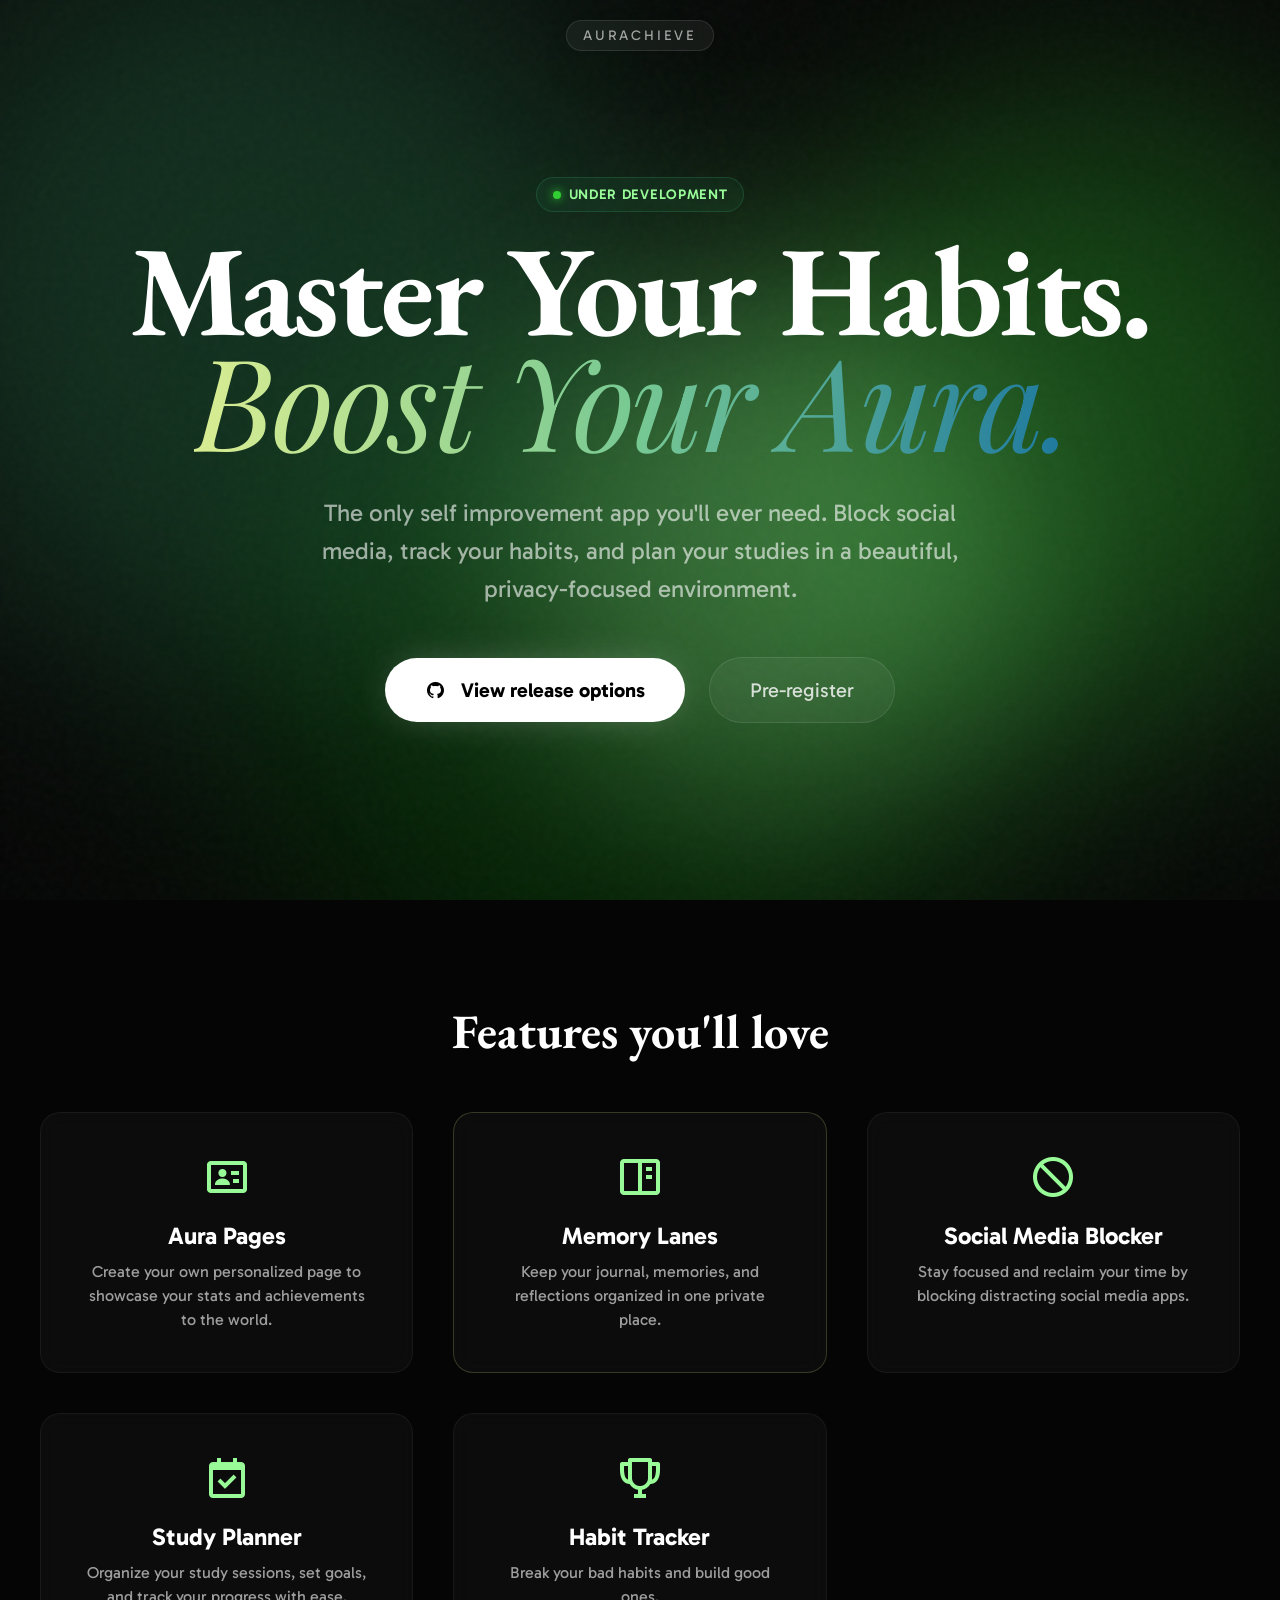
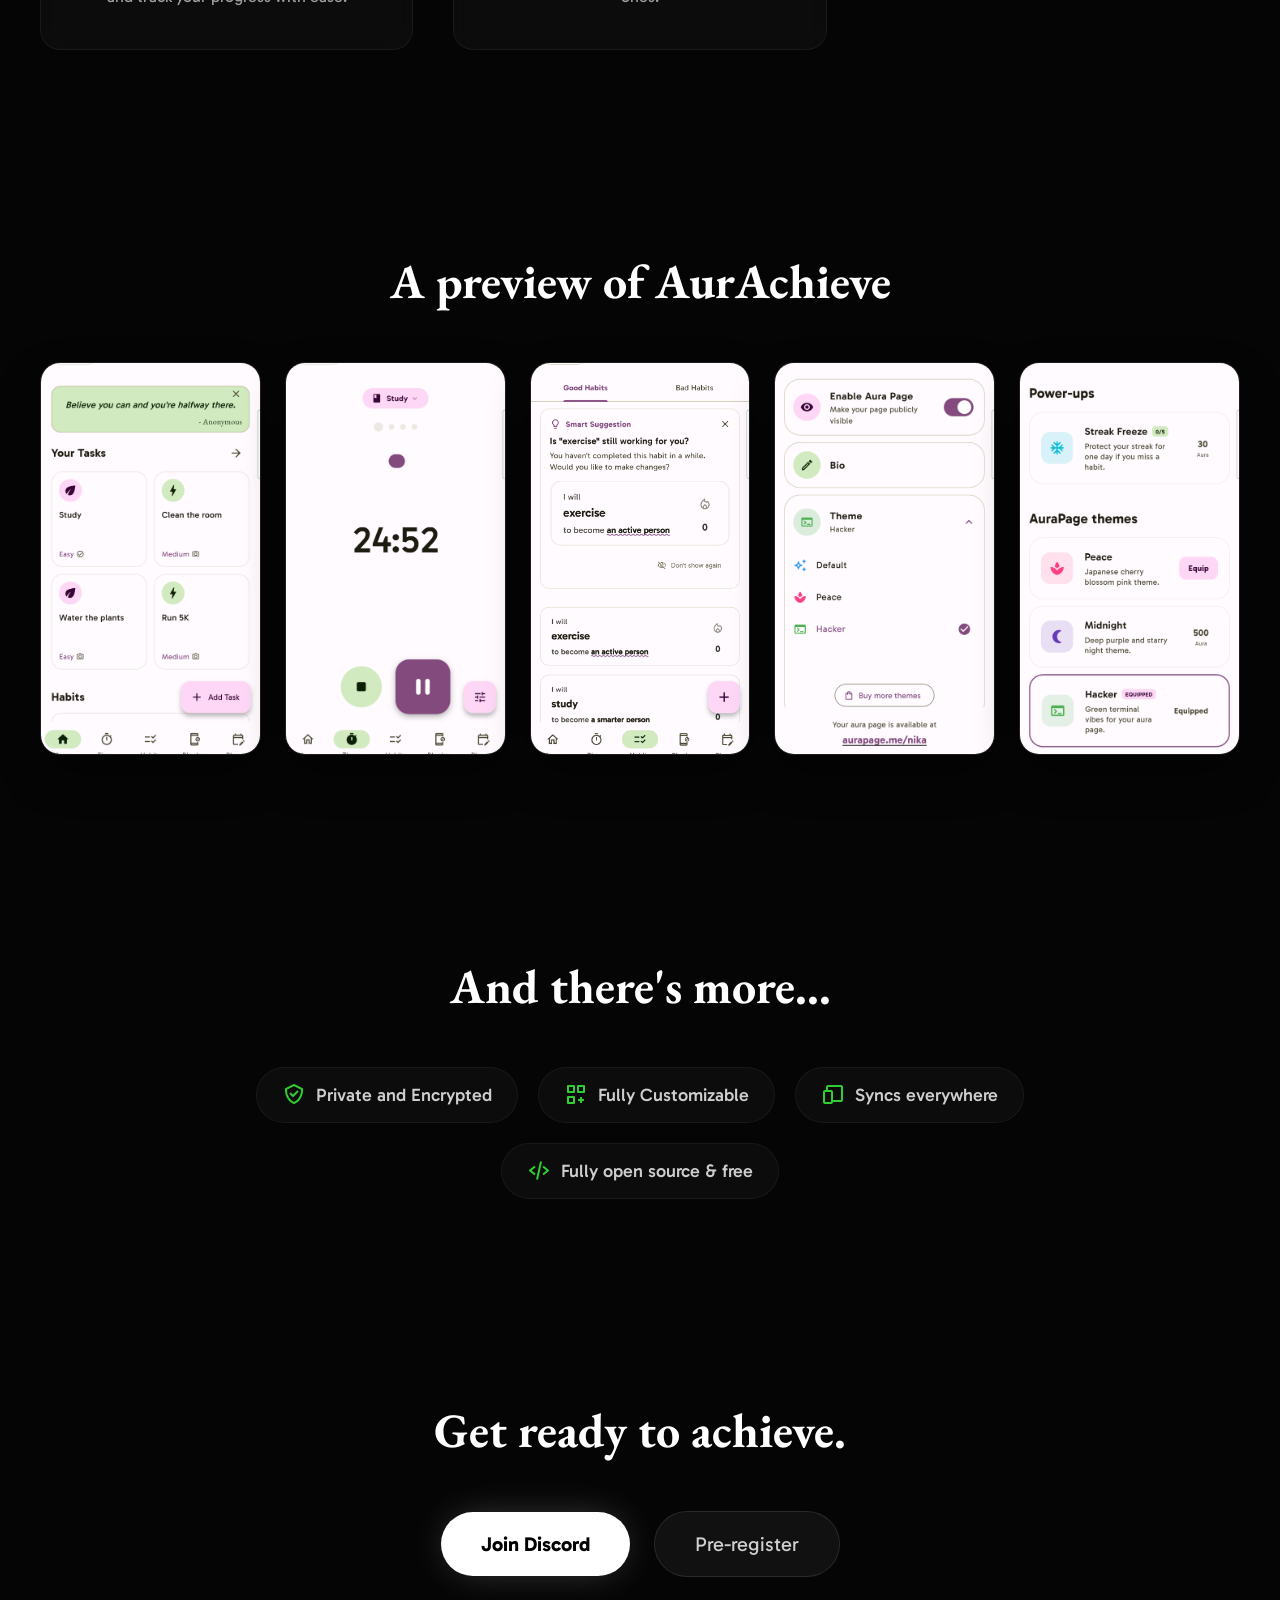
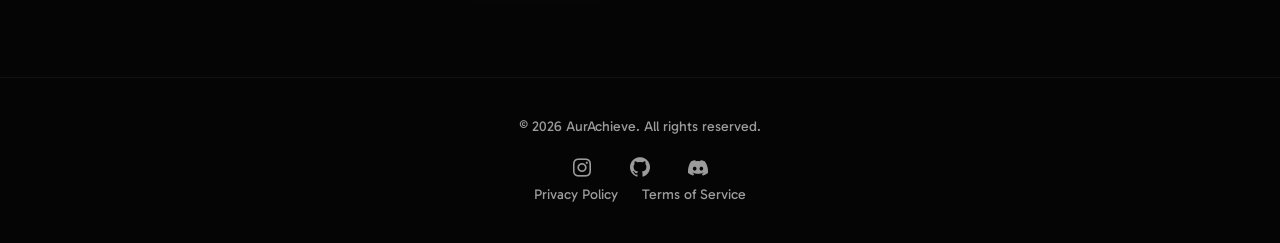
<file: index.html>
<!DOCTYPE html>
<html lang="en">
<head>
    <!-- Google tag (gtag.js) -->
<script async src="https://www.googletagmanager.com/gtag/js?id=G-L1347PPS65"></script>
<script>
  window.dataLayer = window.dataLayer || [];
  function gtag(){dataLayer.push(arguments);}
  gtag('js', new Date());

  gtag('config', 'G-L1347PPS65');
</script>
    <meta charset="UTF-8">
    <meta name="viewport" content="width=device-width, initial-scale=1.0">
    <link rel="stylesheet" href="style.css">
    <link href='https://unpkg.com/boxicons@2.1.4/css/boxicons.min.css' rel='stylesheet'>
    
    <!-- Fonts -->
    <link rel="preconnect" href="https://fonts.googleapis.com">
    <link rel="preconnect" href="https://fonts.gstatic.com" crossorigin>
    <link href="https://fonts.googleapis.com/css2?family=EB+Garamond:wght@400;700&family=Gabarito:wght@400;700&family=Playfair+Display:ital,wght@0,400;1,400&display=swap" rel="stylesheet">
    
    <title>AurAchieve</title>
    <meta name="description" content="Your door to better days and a better life altogether.">
</head>
<body>
    <!-- Background Elements -->
    <div class="background-container">
        <div class="blob blob-1"></div>
        <div class="blob blob-2"></div>
        <div class="blob blob-3"></div>
        <div class="blob blob-4"></div>
        <div class="noise-overlay"></div>
    </div>

    <div class="top-bar">
        <span>AurAchieve</span>
    </div>

    <div class="content hero-section">
        <div class="hero-badge-container">
            <span class="hero-badge"><span class="status-dot"></span> Under Development</span>
        </div>
        <h1 class="hero-title">
            Master Your Habits. <br />
            <span class="hero-subtitle">Boost Your Aura.</span>
        </h1>
        
        <p class="hero-description">
            The only self improvement app you'll ever need. Block social media, track your habits, and plan your studies in a beautiful, privacy-focused environment.
        </p>
        
        <div class="cta-buttons hero-buttons">
            <button id="try-now-btn" class="button-primary" type="button" aria-haspopup="dialog" aria-controls="beta-modal"><i class='bx bxl-github' style="margin-right: 8px;"></i> View release options</button>
            <a href="https://docs.google.com/forms/d/e/1FAIpQLSdA6v4FyNCA9lzf_E-mPBP-PtF9ioedzijNrLCMPM9F_WuFgA/viewform?usp=header" target="_blank" rel="noreferrer" class="button-secondary">Pre-register</a>
        </div>
    </div>

    <section id="features" class="features-section">
        <h2>Features you'll love</h2>
        <div class="features-grid">
            <div class="feature-card">
                <i class='bx bx-id-card'></i>
                <h3>Aura Pages</h3>
                <p>Create your own personalized page to showcase your stats and achievements to the world.</p>
            </div>
            <div class="feature-card">
                <i class='bx bx-book-content'></i>
                <h3>Memory Lanes</h3>
                <p>Keep your journal, memories, and reflections organized in one private place.</p>
            </div>
            <div class="feature-card">
                <i class='bx bx-block'></i>
                <h3>Social Media Blocker</h3>
                <p>Stay focused and reclaim your time by blocking distracting social media apps.</p>
            </div>
            <div class="feature-card">
                <i class='bx bx-calendar-check'></i>
                <h3>Study Planner</h3>
                <p>Organize your study sessions, set goals, and track your progress with ease.</p>
            </div>
            <div class="feature-card">
                <i class='bx bx-trophy'></i>
                <h3>Habit Tracker</h3>
                <p>Break your bad habits and build good ones.</p>
            </div>
        </div>
    </section>

    <section id="screenshots" class="screenshots-section">
        <h2>A preview of AurAchieve</h2>
        <div class="screenshots-container">
            <img src="screenshots/home.png" alt="Home screen screenshot" class="screenshot">
            <img src="screenshots/timer.png" alt="Focus timer screenshot" class="screenshot">
            <img src="screenshots/habits.png" alt="Habits screen screenshot" class="screenshot">
            <img src="screenshots/aurapage.png" alt="Aura page screenshot" class="screenshot">
            <img src="screenshots/shop.png" alt="Shop screenshot" class="screenshot">
        </div>
    </section>

    <section id="more-features" class="more-features-section">
        <h2>And there's more...</h2>
        <ul class="more-features-list">
            <li><i class='bx bx-check-shield'></i> Private and Encrypted</li>
            <li><i class='bx bx-customize'></i> Fully Customizable</li>
            <li><i class='bx bx-devices'></i> Syncs everywhere</li>
            <li><i class='bx bx-code-alt'></i> Fully open source & free</li>
        </ul>
    </section>

    <section id="get-ready" class="get-ready-section">
        <h2>Get ready to achieve.</h2>
        <div class="cta-buttons hero-buttons">
            <a href="https://discord.gg/XQ5U7p7bdz" target="_blank" rel="noreferrer" class="button-primary">Join Discord</a>
            <a href="https://docs.google.com/forms/d/e/1FAIpQLSdA6v4FyNCA9lzf_E-mPBP-PtF9ioedzijNrLCMPM9F_WuFgA/viewform?usp=header" target="_blank" rel="noreferrer" class="button-secondary">Pre-register</a>
        </div>
    </section>

    <footer>
        <p>&copy; 2026 AurAchieve. All rights reserved.</p>
        <div class="social-links">
            <a href="https://instagram.com/aurachieve" target="_blank"><i class='bx bxl-instagram'></i></a>
            <a href="https://github.com/NiceSapien/AurAchieve" target="_blank"><i class='bx bxl-github'></i></a>
            <a href="https://discord.gg/XQ5U7p7bdz" target="_blank"><i class='bx bxl-discord-alt'></i></a>
        </div>
        <div class="footer-links">
            <a href="privacy">Privacy Policy</a>
            <a href="#">Terms of Service</a>
        </div>
    </footer>

    <!-- Beta Modal -->
    <div id="beta-modal" class="modal-overlay" role="dialog" aria-modal="true" aria-hidden="true" aria-labelledby="beta-modal-title" aria-describedby="beta-modal-description">
        <div class="modal-content">
            <button class="modal-close" type="button" aria-label="Close dialog">&times;</button>
            <p class="modal-eyebrow">Under development</p>
            <h2 id="beta-modal-title">AurAchieve is live, but still changing.</h2>
            <p id="beta-modal-description">The app is still in active development, so features may move around or break. If you want to try the current build anyway, the download is right here.</p>
            
            <div class="modal-actions">
                <a href="https://github.com/NiceSapien/AurAchieve/releases" target="_blank" rel="noreferrer" class="button-primary modal-btn modal-btn-primary">Download current version</a>
                <a href="https://discord.gg/XQ5U7p7bdz" target="_blank" rel="noreferrer" class="button-secondary modal-btn">Join Discord</a>
            </div>
            
            <a href="https://docs.google.com/forms/d/e/1FAIpQLSdA6v4FyNCA9lzf_E-mPBP-PtF9ioedzijNrLCMPM9F_WuFgA/viewform?usp=header" target="_blank" rel="noreferrer" class="modal-link">Pre-register for release</a>
        </div>
    </div>

    <script src="script.js"></script>
</body>
</html>
</file>
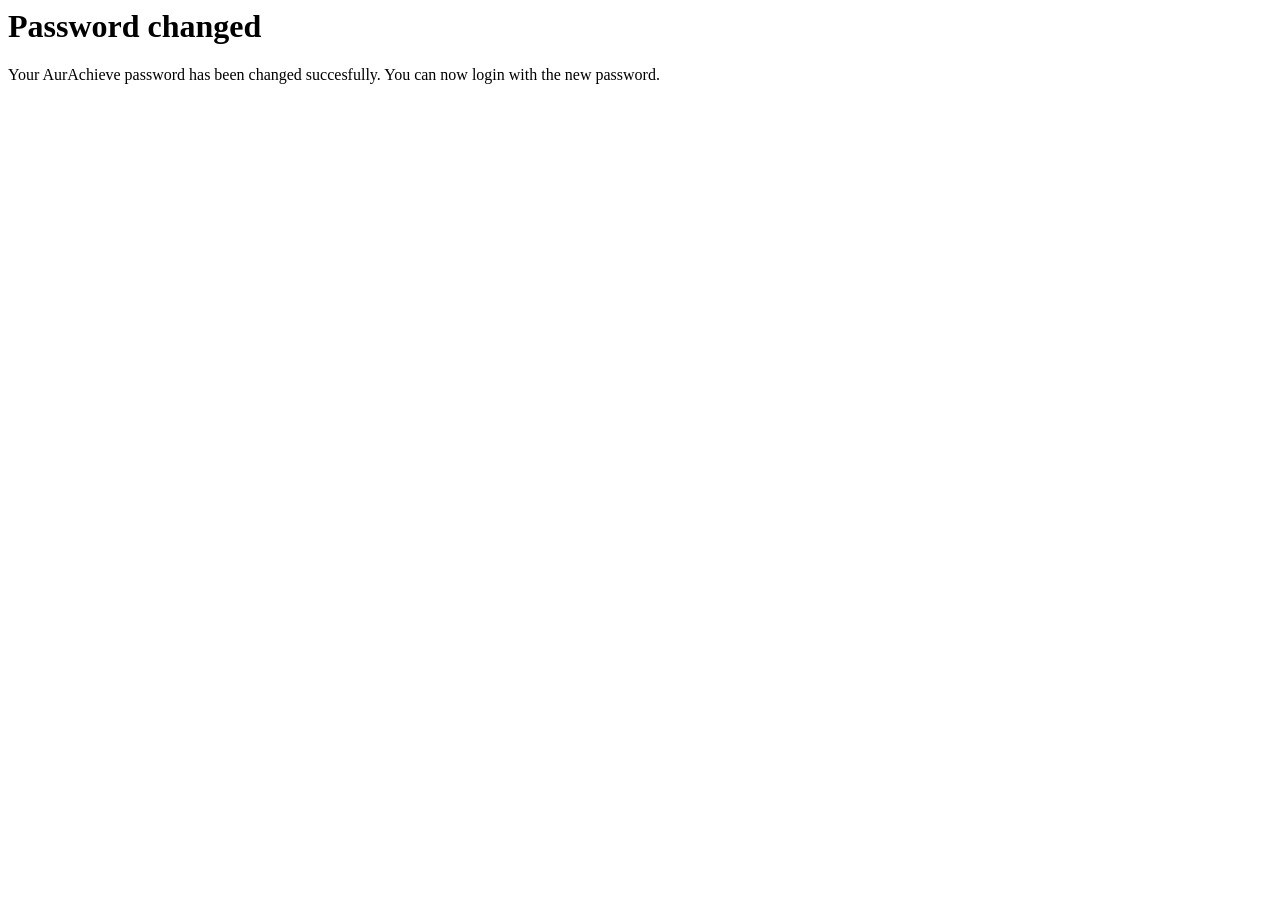
<file: password-reset.html>
<html>
  <head>
    <title>Password reset successfull.</title>
    <meta name="viewport" content="width=device-width, initial-scale=1.0">
  </head>
  <body>
    <h1>Password changed</h1>
    <p>Your AurAchieve password has been changed succesfully. You can now login with the new password.</p>
  </body>
</html>
</file>
<file: style.css>
@import url('https://fonts.googleapis.com/css2?family=EB+Garamond:wght@400;700&family=Gabarito:wght@400;700&family=Playfair+Display:ital,wght@0,400;1,400&display=swap');

:root {
    --bg-color: #050505;
    --text-color: #ffffff;
    --text-muted: rgba(255, 255, 255, 0.6);
    --accent-green-1: #2E8B57;
    --accent-green-2: #32CD32;
    --accent-green-3: #006400;
    --accent-green-4: #98FB98;
}

* {
    margin: 0;
    padding: 0;
    box-sizing: border-box;
}

html {
    scroll-behavior: smooth;
}

body {
    font-family: "Gabarito", sans-serif;
    background-color: var(--bg-color);
    color: var(--text-color);
    text-align: center;
    position: relative;
    overflow-x: hidden;
    min-height: 100vh;
}

/* Background Elements */
.background-container {
    position: fixed;
    top: 0;
    left: 0;
    width: 100%;
    height: 100%;
    overflow: hidden;
    z-index: -1;
    pointer-events: none;
}

.blob {
    position: absolute;
    border-radius: 50%;
    mix-blend-mode: screen;
    filter: blur(120px);
    opacity: 0.3;
    animation: blob 10s infinite;
}

.blob-1 {
    top: -10%;
    left: -10%;
    width: 60vw;
    height: 60vw;
    background-color: var(--accent-green-1);
}

.blob-2 {
    top: 10%;
    right: -10%;
    width: 50vw;
    height: 50vw;
    background-color: var(--accent-green-2);
    animation-delay: 2s;
}

.blob-3 {
    bottom: -20%;
    left: 20%;
    width: 60vw;
    height: 60vw;
    background-color: var(--accent-green-3);
    animation-delay: 4s;
}

.blob-4 {
    bottom: 10%;
    right: 20%;
    width: 40vw;
    height: 40vw;
    background-color: var(--accent-green-4);
    filter: blur(100px);
    animation-delay: 6s;
}

.noise-overlay {
    position: absolute;
    inset: 0;
    width: 100%;
    height: 100%;
    opacity: 0.03;
    background-image: url("data:image/svg+xml,%3Csvg viewBox='0 0 200 200' xmlns='http://www.w3.org/2000/svg'%3E%3Cfilter id='noiseFilter'%3E%3CfeTurbulence type='fractalNoise' baseFrequency='0.65' numOctaves='3' stitchTiles='stitch'/%3E%3C/filter%3E%3Crect width='100%25' height='100%25' filter='url(%23noiseFilter)'/%3E%3C/svg%3E");
}

/* Animations */
@keyframes blob {
    0% { transform: translate(0px, 0px) scale(1); }
    33% { transform: translate(30px, -50px) scale(1.1); }
    66% { transform: translate(-20px, 20px) scale(0.9); }
    100% { transform: translate(0px, 0px) scale(1); }
}

@keyframes fadeInUp {
    from { opacity: 0; transform: translateY(20px); }
    to { opacity: 1; transform: translateY(0); }
}

/* Top Bar */
.top-bar {
    position: fixed;
    top: 0;
    left: 0;
    width: 100%;
    padding: 20px 0;
    text-align: center;
    z-index: 50;
}

.top-bar span {
    display: inline-block;
    padding: 6px 16px;
    border-radius: 9999px;
    background-color: rgba(255, 255, 255, 0.05);
    backdrop-filter: blur(12px);
    border: 1px solid rgba(255, 255, 255, 0.1);
    font-family: 'Gabarito', sans-serif;
    font-size: 14px;
    font-weight: 400;
    letter-spacing: 0.2em;
    text-transform: uppercase;
    color: rgba(255, 255, 255, 0.6);
    box-shadow: 0 25px 50px -12px rgba(0, 0, 0, 0.25);
}

/* Hero Section */
.hero-section {
    display: flex;
    flex-direction: column;
    justify-content: center;
    align-items: center;
    min-height: 100vh;
    padding: 20px;
    position: relative;
    z-index: 10;
}

.hero-badge-container {
    margin-bottom: 1.5rem;
    animation: fadeInUp 0.8s ease-out forwards;
    opacity: 0;
}

.hero-badge {
    display: inline-flex;
    align-items: center;
    gap: 8px;
    padding: 8px 16px;
    background: rgba(46, 139, 87, 0.1);
    border: 1px solid rgba(46, 139, 87, 0.3);
    border-radius: 9999px;
    color: var(--accent-green-4);
    font-family: 'Gabarito', sans-serif;
    font-size: 0.875rem;
    font-weight: 600;
    letter-spacing: 0.05em;
    text-transform: uppercase;
}

.status-dot {
    width: 8px;
    height: 8px;
    background-color: var(--accent-green-2);
    border-radius: 50%;
    box-shadow: 0 0 10px var(--accent-green-2);
    animation: pulse 2s infinite;
}

@keyframes pulse {
    0% { opacity: 1; transform: scale(1); }
    50% { opacity: 0.5; transform: scale(0.8); }
    100% { opacity: 1; transform: scale(1); }
}

.hero-title {
    font-family: 'EB Garamond', serif;
    font-size: 4rem;
    font-weight: 700;
    line-height: 0.85;
    letter-spacing: -0.025em;
    margin-bottom: 2rem;
    animation: fadeInUp 0.8s ease-out forwards;
    animation-delay: 0.2s;
    opacity: 0;
}

@media (min-width: 768px) {
    .hero-title { font-size: 6rem; }
}

@media (min-width: 1024px) {
    .hero-title { font-size: 8rem; }
}

.hero-subtitle {
    font-family: 'Playfair Display', serif;
    font-style: italic;
    font-weight: 400;
    background: linear-gradient(to right, #D9ED92, #76C893, #1A759F);
    -webkit-background-clip: text;
    background-clip: text;
    color: transparent;
    padding-right: 1rem;
}

.hero-description {
    font-family: 'Gabarito', sans-serif;
    font-size: 1.25rem;
    color: var(--text-muted);
    max-width: 42rem;
    margin-bottom: 3rem;
    line-height: 1.6;
    animation: fadeInUp 0.8s ease-out forwards;
    animation-delay: 0.4s;
    opacity: 0;
}

@media (min-width: 768px) {
    .hero-description { font-size: 1.5rem; }
}

.hero-buttons {
    display: flex;
    flex-direction: column;
    gap: 1.5rem;
    align-items: center;
    animation: fadeInUp 0.8s ease-out forwards;
    animation-delay: 0.6s;
    opacity: 0;
}

@media (min-width: 640px) {
    .hero-buttons { flex-direction: row; }
}

.button-primary {
    position: relative;
    padding: 1.25rem 2.5rem;
    background-color: white;
    color: black;
    border-radius: 9999px;
    font-family: 'Gabarito', sans-serif;
    font-weight: 700;
    font-size: 1.25rem;
    border: none;
    cursor: pointer;
    transition: all 0.3s ease;
    box-shadow: 0 0 40px -10px rgba(255, 255, 255, 0.3);
}

.button-primary,
.button-secondary {
    display: inline-flex;
    align-items: center;
    justify-content: center;
    gap: 8px;
    text-decoration: none;
    min-height: 56px;
}

.button-primary:hover {
    transform: scale(1.05);
    box-shadow: 0 0 60px -15px rgba(255, 255, 255, 0.5);
}

.button-primary:active {
    transform: scale(0.95);
}

.button-secondary {
    padding: 1.25rem 2.5rem;
    border-radius: 9999px;
    border: 1px solid rgba(255, 255, 255, 0.1);
    background-color: rgba(255, 255, 255, 0.05);
    backdrop-filter: blur(12px);
    font-family: 'Gabarito', sans-serif;
    font-size: 1.25rem;
    color: rgba(255, 255, 255, 0.8);
    cursor: pointer;
    transition: all 0.3s ease;
}

.button-secondary:hover {
    background-color: rgba(255, 255, 255, 0.1);
    color: white;
    transform: scale(1.05);
}

.button-secondary:active {
    transform: scale(0.95);
}

.button-primary:focus-visible,
.button-secondary:focus-visible,
.modal-close:focus-visible,
.social-links a:focus-visible,
.footer-links a:focus-visible,
.modal-link:focus-visible {
    outline: 3px solid var(--accent-green-4);
    outline-offset: 4px;
}

/* Sections Common */
.features-section, .screenshots-section, .more-features-section, .get-ready-section {
    padding: 100px 20px;
    position: relative;
    z-index: 10;
}

.get-ready-section {
    display: flex;
    flex-direction: column;
    align-items: center;
    text-align: center;
}

h2 {
    font-family: 'EB Garamond', serif;
    font-size: 3rem;
    margin-bottom: 50px;
    color: white;
}

/* Features Grid */
.features-grid {
    display: grid;
    grid-template-columns: repeat(auto-fit, minmax(300px, 1fr));
    gap: 40px;
    max-width: 1200px;
    margin: 0 auto;
}

.feature-card {
    background: rgba(255, 255, 255, 0.03);
    padding: 40px;
    border-radius: 20px;
    backdrop-filter: blur(10px);
    -webkit-backdrop-filter: blur(10px);
    border: 1px solid rgba(255, 255, 255, 0.05);
    transition: transform 0.3s ease, background 0.3s ease;
}

.feature-card:hover {
    transform: translateY(-10px);
    background: rgba(255, 255, 255, 0.05);
}

.feature-card i {
    font-size: 48px;
    margin-bottom: 20px;
    color: var(--accent-green-4);
}

.feature-card h3 {
    font-family: 'Gabarito', sans-serif;
    font-size: 24px;
    margin-bottom: 10px;
    color: white;
}

.feature-card p {
    font-size: 16px;
    color: var(--text-muted);
    line-height: 1.5;
}

.feature-card:nth-child(2) {
    border-color: rgba(217, 237, 146, 0.2);
}

/* Screenshots */
.screenshots-container {
    display: grid;
    grid-template-columns: repeat(auto-fit, minmax(220px, 1fr));
    gap: 24px;
    max-width: 1200px;
    margin: 0 auto;
}

.screenshot {
    width: 100%;
    border-radius: 20px;
    box-shadow: 0 20px 40px rgba(0,0,0,0.4);
    transition: transform 0.3s ease, box-shadow 0.3s ease;
    border: 1px solid rgba(255, 255, 255, 0.1);
    aspect-ratio: 9 / 16;
    object-fit: cover;
}

.screenshot:hover {
    transform: scale(1.05);
    box-shadow: 0 26px 50px rgba(0,0,0,0.55);
}

/* More Features */
.more-features-list {
    list-style: none;
    padding: 0;
    display: flex;
    justify-content: center;
    gap: 20px;
    flex-wrap: wrap;
    max-width: 1000px;
    margin: 0 auto;
}

.more-features-list li {
    font-size: 18px;
    font-weight: 500;
    display: flex;
    align-items: center;
    gap: 10px;
    background: rgba(255, 255, 255, 0.03);
    padding: 15px 25px;
    border-radius: 9999px;
    border: 1px solid rgba(255, 255, 255, 0.05);
    color: rgba(255, 255, 255, 0.8);
    transition: all 0.3s ease;
}

.more-features-list li:hover {
    background: rgba(255, 255, 255, 0.08);
    color: white;
}

.more-features-list i {
    font-size: 24px;
    color: var(--accent-green-2);
}

/* Footer */
footer {
    padding: 40px 20px;
    background: transparent;
    z-index: 10;
    position: relative;
    border-top: 1px solid rgba(255, 255, 255, 0.05);
}

footer p {
    font-size: 14px;
    color: var(--text-muted);
    margin-bottom: 20px;
}

.social-links a {
    color: var(--text-muted);
    text-decoration: none;
    margin: 0 15px;
    font-size: 24px;
    transition: color 0.3s ease;
}

.social-links a:hover {
    color: white;
}

.footer-links a {
    color: var(--text-muted);
    text-decoration: none;
    margin: 0 10px;
    font-size: 14px;
    transition: color 0.3s ease;
}

.footer-links a:hover {
    color: white;
    text-decoration: underline;
}

/* Mobile Adjustments */
@media screen and (max-width: 768px) {
    .screenshots-container {
        justify-content: flex-start;
        flex-wrap: nowrap;
        gap: 16px;
        overflow-x: auto;
        scroll-snap-type: x mandatory;
        -webkit-overflow-scrolling: touch;
        padding: 0 16px 20px;
    }
    .screenshots-container::-webkit-scrollbar { display: none; }
    .screenshot {
        width: 80vw;
        max-width: 480px;
        flex: 0 0 auto;
        scroll-snap-align: center;
    }
}

/* Legal/Privacy page styling */
.legal-container {
    max-width: 960px;
    margin: 140px auto 100px;
    padding: 48px;
    background: linear-gradient(180deg, rgba(12, 14, 12, 0.9), rgba(7, 8, 7, 0.96));
    backdrop-filter: blur(20px);
    -webkit-backdrop-filter: blur(20px);
    border: 1px solid rgba(255, 255, 255, 0.1);
    border-radius: 32px;
    text-align: left;
    box-shadow: 0 30px 60px -20px rgba(0, 0, 0, 0.7);
    position: relative;
    z-index: 10;
}

.legal-container::before {
    content: "";
    position: absolute;
    inset: 0;
    border-radius: 32px;
    background: linear-gradient(135deg, rgba(50, 205, 50, 0.08), transparent 35%, rgba(46, 139, 87, 0.06));
    pointer-events: none;
}

.legal-container > * {
    position: relative;
    z-index: 1;
}

.legal-container h1 {
    font-family: 'EB Garamond', serif;
    font-size: 64px;
    line-height: 0.95;
    margin-bottom: 12px;
    color: white;
}

.legal-highlights {
    display: grid;
    grid-template-columns: repeat(auto-fit, minmax(220px, 1fr));
    gap: 18px;
    margin-bottom: 42px;
}

.highlight-card {
    display: flex;
    flex-direction: column;
    align-items: center;
    justify-content: center;
    padding: 28px 24px;
    border-radius: 20px;
    background: rgba(255, 255, 255, 0.04);
    border: 1px solid rgba(255, 255, 255, 0.07);
    backdrop-filter: blur(14px);
    -webkit-backdrop-filter: blur(14px);
    text-align: center;
    transition: transform 0.3s ease, background-color 0.3s ease;
}

.highlight-card:hover {
    transform: translateY(-5px);
    background: rgba(255, 255, 255, 0.06);
}

.highlight-card i {
    font-size: 36px;
    margin-bottom: 12px;
    color: var(--accent-green-4);
}

.highlight-card h3 {
    font-family: 'Gabarito', sans-serif;
    font-size: 18px;
    font-weight: 600;
    color: white;
}

.legal-container .lede {
    font-size: 19px;
    color: var(--text-muted);
    margin-bottom: 34px;
    line-height: 1.6;
    max-width: 760px;
}

.legal-section {
    margin: 24px 0;
    padding: 28px;
    border-radius: 24px;
    background: rgba(255, 255, 255, 0.03);
    border: 1px solid rgba(255, 255, 255, 0.06);
}

.legal-section h2 {
    font-family: 'Gabarito', sans-serif;
    font-size: 24px;
    margin-bottom: 18px;
    color: white;
    border-bottom: 1px solid rgba(255, 255, 255, 0.08);
    padding-bottom: 12px;
}

.legal-list {
    list-style: none;
    padding: 0;
    margin: 0 0 18px 0;
    display: grid;
    gap: 12px;
}

.legal-list li {
    display: flex;
    align-items: flex-start;
    gap: 15px;
    padding: 16px 18px;
    color: var(--text-muted);
    line-height: 1.6;
    background: rgba(255, 255, 255, 0.03);
    border: 1px solid rgba(255, 255, 255, 0.05);
    border-radius: 16px;
}

.legal-list i {
    font-size: 22px;
    color: var(--accent-green-2);
    flex-shrink: 0;
    margin-top: 2px;
}

.legal-note {
    margin-top: 15px;
    color: var(--text-muted);
    font-size: 0.9em;
}

@media (max-width: 768px) {
    .legal-container {
        margin: 110px 16px 80px;
        padding: 28px 20px;
        border-radius: 24px;
    }

    .legal-container h1 {
        font-size: 48px;
    }

    .legal-section {
        padding: 20px 16px;
    }
}

/* Modal Styles */
.modal-overlay {
    position: fixed;
    top: 0;
    left: 0;
    width: 100%;
    height: 100%;
    background: rgba(0, 0, 0, 0.7);
    backdrop-filter: blur(8px);
    -webkit-backdrop-filter: blur(8px);
    display: flex;
    justify-content: center;
    align-items: center;
    z-index: 1000;
    opacity: 0;
    visibility: hidden;
    pointer-events: none;
    transition: all 0.3s ease;
}

.modal-overlay.active {
    opacity: 1;
    visibility: visible;
    pointer-events: auto;
}

.modal-content {
    background: linear-gradient(180deg, rgba(15, 18, 15, 0.98), rgba(7, 9, 7, 0.98));
    border: 1px solid rgba(255, 255, 255, 0.14);
    padding: 40px;
    border-radius: 28px;
    max-width: 620px;
    width: 90%;
    text-align: left;
    position: relative;
    transform: scale(0.9);
    transition: transform 0.3s cubic-bezier(0.34, 1.56, 0.64, 1);
    box-shadow: 0 25px 50px -12px rgba(0, 0, 0, 0.5);
}

.modal-overlay.active .modal-content {
    transform: scale(1);
}

.modal-close {
    position: absolute;
    top: 20px;
    right: 20px;
    background: transparent;
    border: none;
    color: var(--text-muted);
    font-size: 24px;
    cursor: pointer;
    transition: color 0.3s ease;
}

.modal-close:hover {
    color: white;
}

.modal-eyebrow {
    display: inline-flex;
    align-items: center;
    gap: 8px;
    padding: 8px 12px;
    margin-bottom: 18px;
    border-radius: 9999px;
    background: rgba(46, 139, 87, 0.12);
    border: 1px solid rgba(46, 139, 87, 0.28);
    color: var(--accent-green-4);
    text-transform: uppercase;
    letter-spacing: 0.12em;
    font-size: 12px;
    font-weight: 700;
}

.modal-content h2 {
    font-family: 'EB Garamond', serif;
    font-size: 40px;
    line-height: 1;
    margin-bottom: 18px;
    color: white;
}

.modal-content p {
    color: var(--text-muted);
    margin-bottom: 16px;
    line-height: 1.6;
    font-size: 16px;
}

.modal-actions {
    display: flex;
    flex-direction: column;
    gap: 12px;
    margin: 28px 0 18px;
}

@media (min-width: 640px) {
    .modal-actions {
        flex-direction: row;
        justify-content: flex-start;
    }
}

.modal-btn {
    font-size: 1rem;
    padding: 1rem 2rem;
    text-decoration: none;
    display: inline-block;
}

.modal-btn-primary {
    box-shadow: 0 0 50px -12px rgba(255, 255, 255, 0.35);
}

.modal-link {
    display: inline-block;
    color: rgba(255, 255, 255, 0.85);
    font-size: 14px;
    text-decoration: underline;
    transition: color 0.3s ease;
}

.modal-link:hover {
    color: white;
}

body.modal-open {
    overflow: hidden;
}

.legal-note {
    margin-top: 15px;
    color: var(--text-muted);
    font-size: 0.9em;
}
</file>
